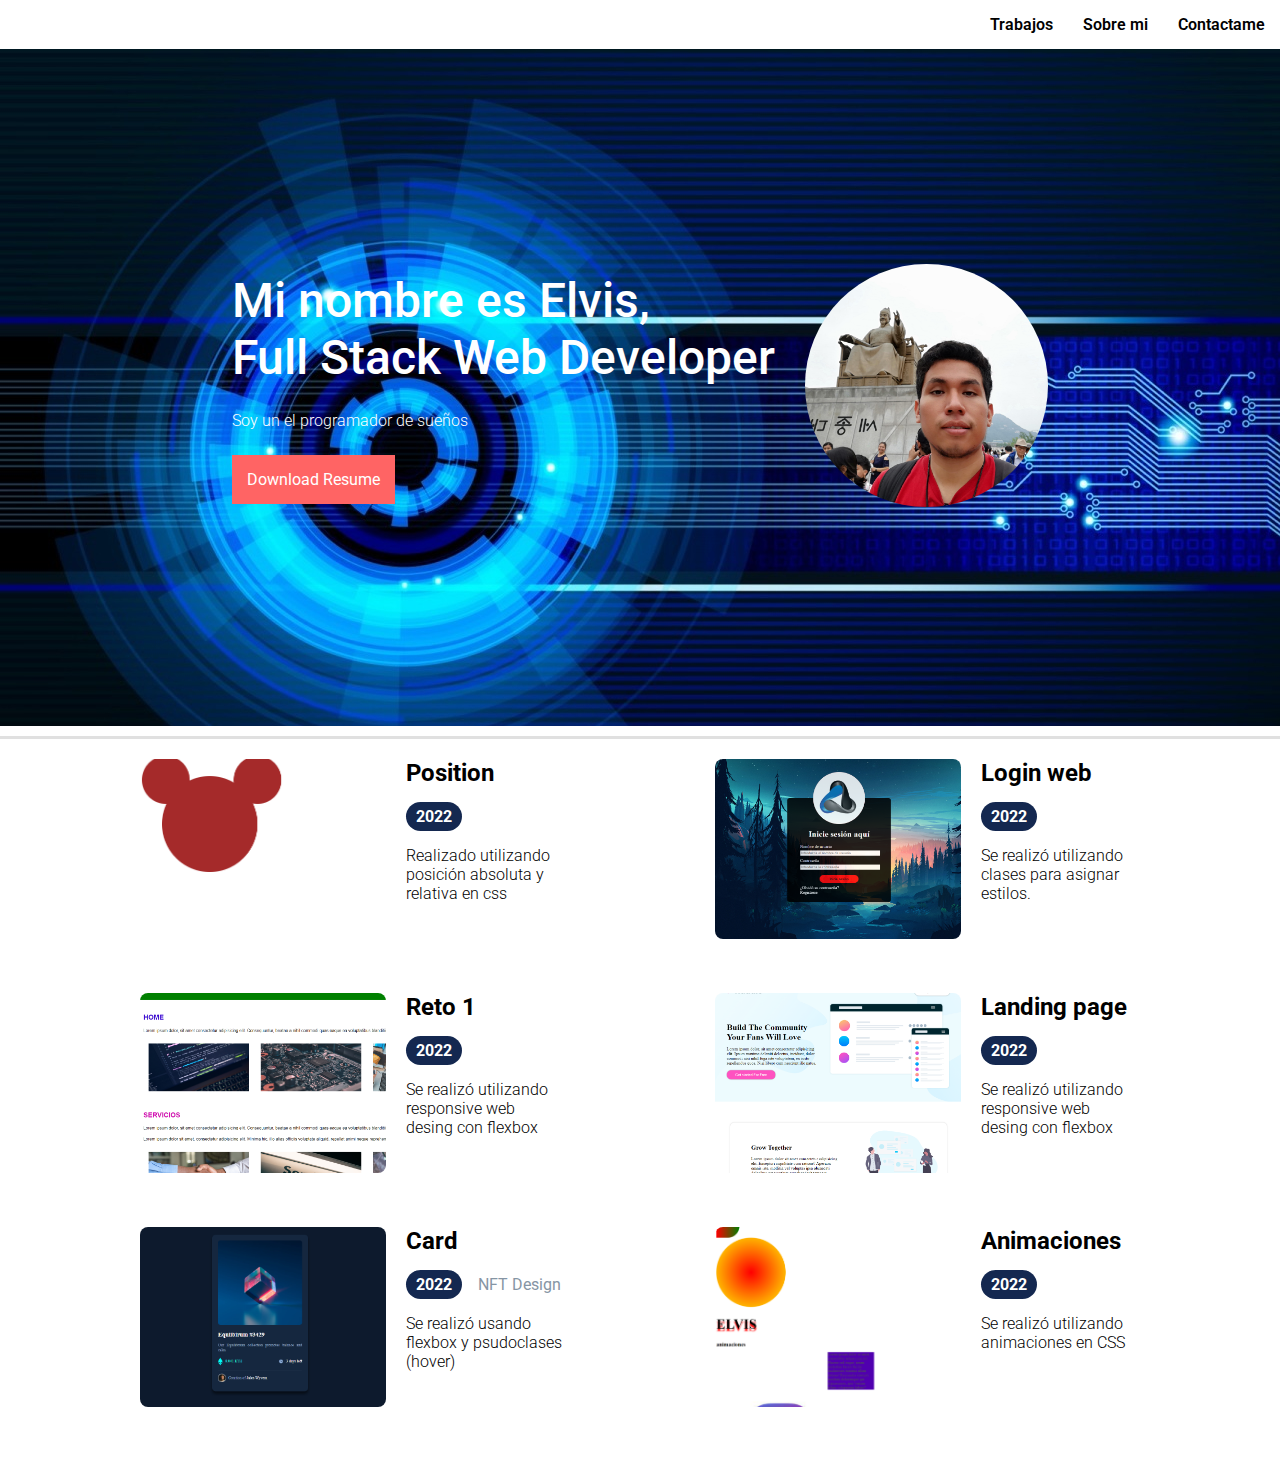
<file: index.html>
<!DOCTYPE html>
<html lang="en">
<head>
    <meta charset="UTF-8">
    <meta http-equiv="X-UA-Compatible" content="IE=edge">
    <meta name="viewport" content="width=device-width, initial-scale=1.0">
    <link rel="stylesheet" href="./styles.css">
    <link rel="preconnect" href="https://fonts.googleapis.com">
    <link rel="preconnect" href="https://fonts.gstatic.com" crossorigin>
    <link href="https://fonts.googleapis.com/css2?family=Montserrat:wght@600&family=Roboto:wght@300&display=swap" rel="stylesheet">
    <title>Document</title>
</head>
<body>
    
    <header class="header">
        <nav class="nav">
            <ul>
                <li>
                    <a href="">Trabajos</a>
                </li>
                <li>
                    <a href="">Sobre mi</a>
                </li>
                <li>
                    <a href="">Contactame</a>
                </li>
            </ul>
        </nav>
    </header>


    <section class="banner">
        <div>
            <h1 class="title">Mi nombre es Elvis,</h1>
            <h1 class="title">Full Stack Web Developer</h1>
            <p class="resume">Soy un el programador de sueños</p>
            <button class="btn-primary">Download Resume</button>
        </div>
        
        <div>
            <img class="img-profile" src="./images/perfil.jpg" alt="" />
        </div>
    </section>
    <hr>
    <section>
        
        <div class="section-works">
            
            <div class="card">
                <div>
                    <a class="link-portafolio" href="./position/oso.html" target="_blank">
                        <img src="./images/position.PNG" alt="" />
                    </a>
                </div>
                <div class="container-detail">
                    <a class="link-portafolio" href="./position/oso.html" target="_blank">
                        <h2>Position</h2>
                    </a>
                    <p>
                        <span class="label-dark">2022</span>
                        <span class="text-light">&nbsp;&nbsp;&nbsp;</span>
                    </p>
                    <p class="resume">
                        Realizado utilizando posición absoluta y relativa en css
                    </p>
                </div>
            </div>
            <div class="card">
                <div>
                    <a class="link-portafolio" href="./login/index.html" target="_blank">
                        <img src="./images/login.PNG" alt="" />
                    </a>
                </div>
                <div class="container-detail">
                    <a class="link-portafolio" href="./login/index.html" target="_blank">
                        <h2>Login web</h2>
                    </a>
                    <p>
                        <span class="label-dark">2022</span>
                        <span class="text-light">&nbsp;&nbsp;&nbsp;</span>
                    </p>
                    <p class="resume">
                        Se realizó utilizando clases para asignar estilos.
                    </p>
                </div>
            </div>
            <div class="card">
                <div>
                    <a class="link-portafolio" href="./figma/index.html" target="_blank">
                        <img src="./images/figma.PNG" alt="" />
                    </a>
                </div>
                <div class="container-detail">
                    <a class="link-portafolio" href="./figma/index.html" target="_blank">
                        <h2>Reto 1</h2>
                    </a>
                    <p>
                        <span class="label-dark">2022</span>
                        <span class="text-light">&nbsp;&nbsp;&nbsp;</span>
                    </p>
                    <p class="resume">
                        Se realizó utilizando responsive web desing con flexbox
                    </p>
                </div>
            </div>

            <div class="card">
                <div>
                    <a class="link-portafolio" href="./landing/index.html" target="_blank">
                        <img src="./images/landing.PNG" alt="" />
                    </a>
                </div>
                <div class="container-detail">
                    <a class="link-portafolio" href="./landing/index.html" target="_blank">
                        <h2>Landing page</h2>
                    </a>
                    <p>
                        <span class="label-dark">2022</span>
                        <span class="text-light">&nbsp;&nbsp;&nbsp;</span>
                    </p>
                    <p class="resume">
                        Se realizó utilizando responsive web desing con flexbox
                    </p>
                </div>
            </div>




            <div class="card">
                <div>
                    <a class="link-portafolio" href="./card/index.html" target="_blank">
                        <img src="./images/card.png" alt="" />
                    </a>
                </div>
                <div class="container-detail">
                    <a class="link-portafolio" href="./card/index.html" target="_blank">
                        <h2>Card</h2>
                    </a>
                    <p>
                        <span class="label-dark">2022</span>
                        <span class="text-light">&nbsp;&nbsp;&nbsp;NFT Design</span>
                    </p>
                    <p class="resume">
                        Se realizó usando flexbox y psudoclases (hover)
                    </p>
                </div>
            </div>
            <div class="card">
                <div>
                    <a class="link-portafolio" href="./animaciones/index.html" target="_blank">
                        <img src="./images/animaciones.PNG" alt="" />
                    </a>
                </div>
                <div class="container-detail">
                    <a class="link-portafolio" href="./animaciones/index.html" target="_blank">
                        <h2>Animaciones</h2>
                    </a>
                    <p>
                        <span class="label-dark">2022</span>
                        <span class="text-light">&nbsp;&nbsp;&nbsp;</span>
                    </p>
                    <p class="resume">
                        Se realizó utilizando animaciones en CSS
                    </p>
                </div>
            </div>
            
        </div>
    </section>
</body>
</html>
</file>
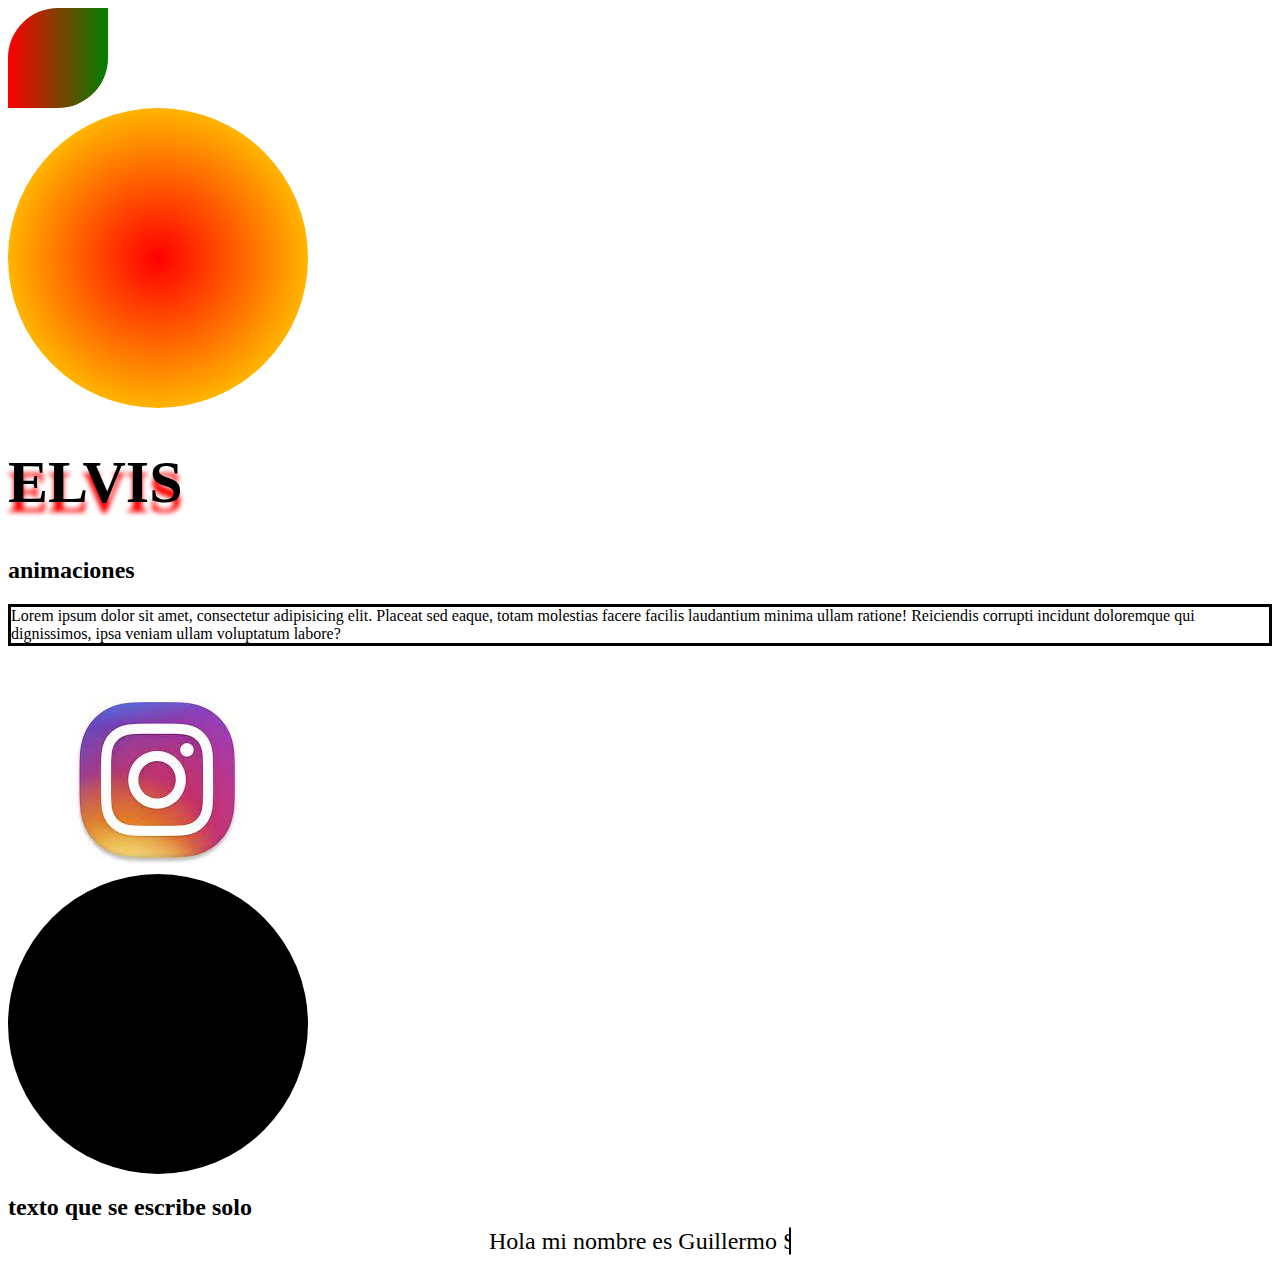
<file: animaciones/index.html>
<!DOCTYPE html>
<html lang="en">
<head>
    <meta charset="UTF-8">
    <meta http-equiv="X-UA-Compatible" content="IE=edge">
    <meta name="viewport" content="width=device-width, initial-scale=1.0">
    <link rel="stylesheet" href="./styles.css">
    <title>Document</title>
</head>
<body>
    <div class="hoja"></div>
    <div class="circular"></div>

    <h1>ELVIS</h1>

    <h2>animaciones</h2>
    <p class="textoanimado">Lorem ipsum dolor sit amet, consectetur adipisicing elit. Placeat sed eaque, totam molestias facere facilis laudantium minima ullam ratione! Reiciendis corrupti incidunt doloremque qui dignissimos, ipsa veniam ullam voluptatum labore?</p>
    <br>
    <br>
    <img class="imagen-animada" src="./logo.jpg" alt="">
    <br>
    
    <div class="ball"></div>


    <h2>texto que se escribe solo</h2>
        <p class="texto-animado-dos lineas"> Hola mi nombre es Guillermo Sifuentes , Estoy aprendiendo codigos raros</p>
</body>
</html>
</file>
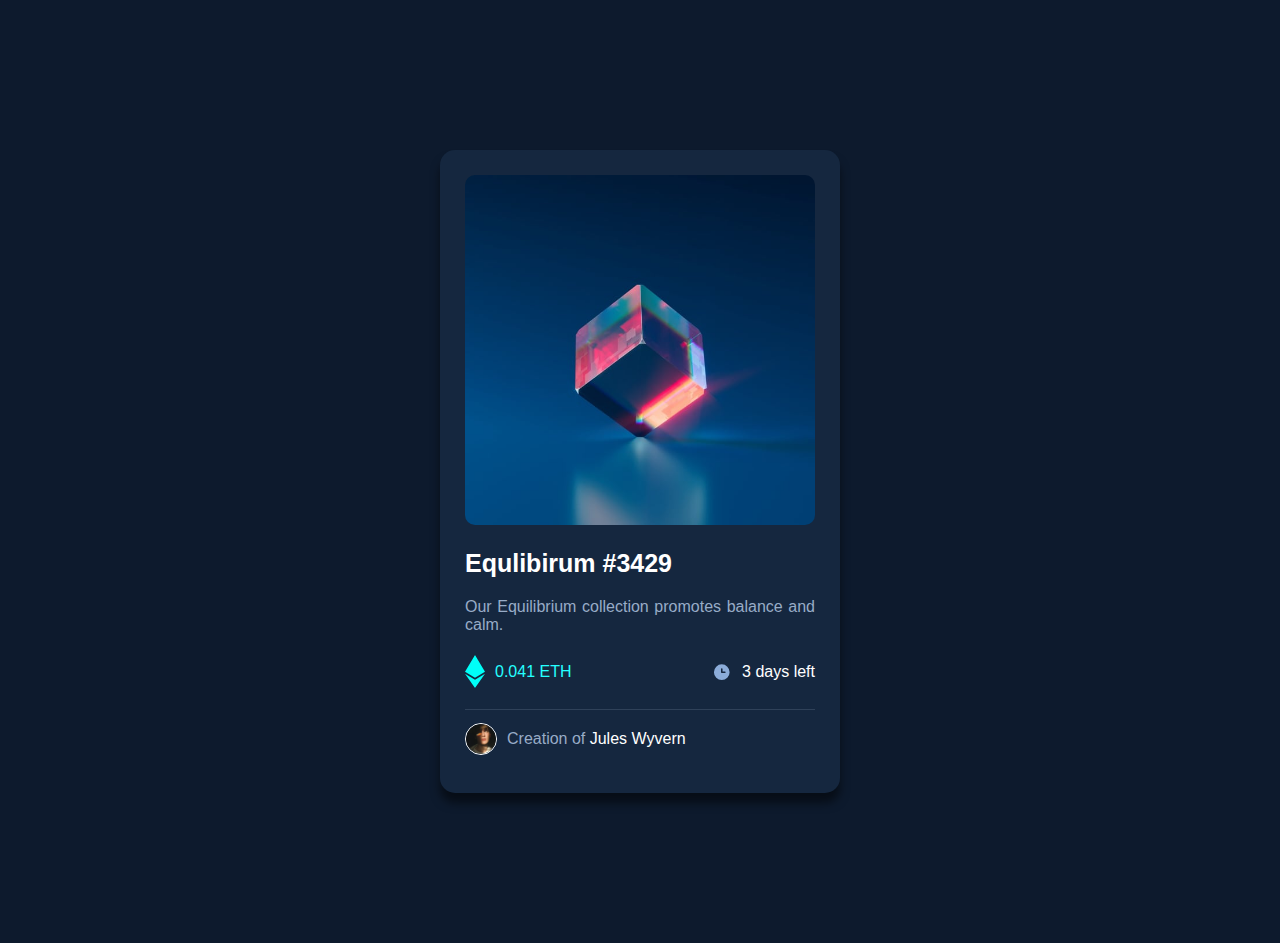
<file: card/index.html>
<!DOCTYPE html>
<html lang="en">
<head>
    <meta charset="UTF-8">
    <meta http-equiv="X-UA-Compatible" content="IE=edge">
    <meta name="viewport" content="width=device-width, initial-scale=1.0">
    <link rel="stylesheet" href="./styles.css">
    <title>Document</title>
</head>
<body>
    <div class="card">
        <figure>
            
            <img src="./images/image-equilibrium.jpg" alt="">
            <div>
                <img id="ojo" src="./images/icon-view.svg" alt="">
            </div>
        </figure>
        <h1>Equlibirum #3429</h1>
        <p>Our Equilibrium collection promotes balance and calm.</p>
        <div class="card1">
            <div>
                <img src="./images/icon-ethereum.svg" alt=""><span style="color: #25FFFF;">0.041 ETH</span>
            </div>
            <div>
                <img src="./images/icon-clock.svg" alt=""><span>3 days left</span>
            </div>
        </div>
        <div class="card2">
        <img src="./images/image-avatar.png" alt=""><p>Creation of <span style="color:white;">Jules Wyvern</span></p>
        </div>
    </div>
</body>
</html>
</file>
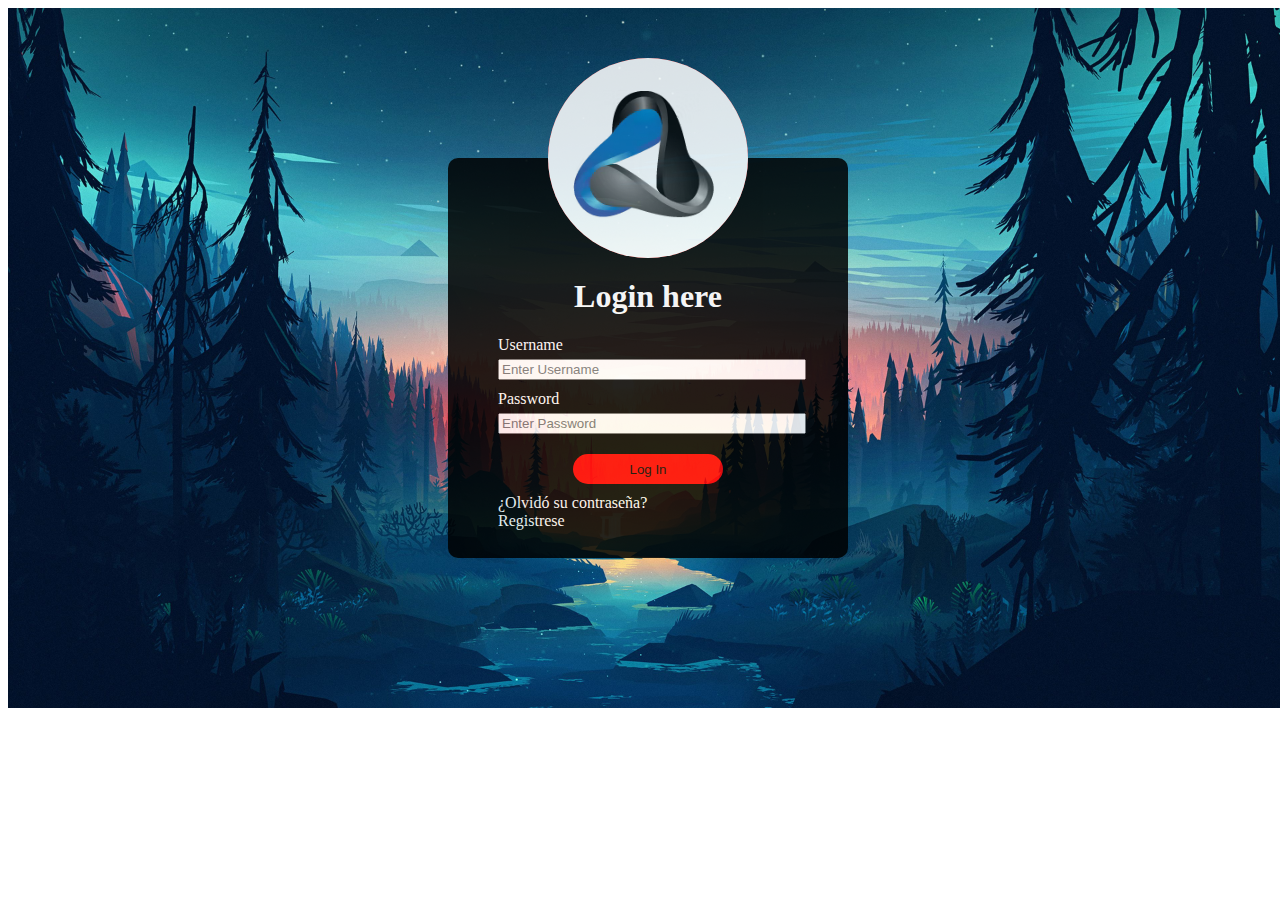
<file: login/index.html>
<!DOCTYPE html>
<html lang="en">
<head>
    <meta charset="UTF-8">
    <meta http-equiv="X-UA-Compatible" content="IE=edge">
    <meta name="viewport" content="width=device-width, initial-scale=1.0">
    <link rel="stylesheet" href="./styles.css">
    <title>Document</title>
</head>
<body>
    <div class="contenedor">
        <div class="formulario">
            <img src="./logo.png" alt="">
            <h1>Login here</h1>
            <form action="">    
                <label for="">Username</label><br>
                <input type="text" placeholder="Enter Username"><br>
                <label for="">Password</label><br>
                <input type="password" placeholder="Enter Password"><br>
                <input class="btn" type="submit" value="Log In">
                
            </form>
            <a href="#">¿Olvidó su contraseña?</a><br>
            <a href="#">Registrese</a>
        </div>
    </div>
</body>
</html>
</file>
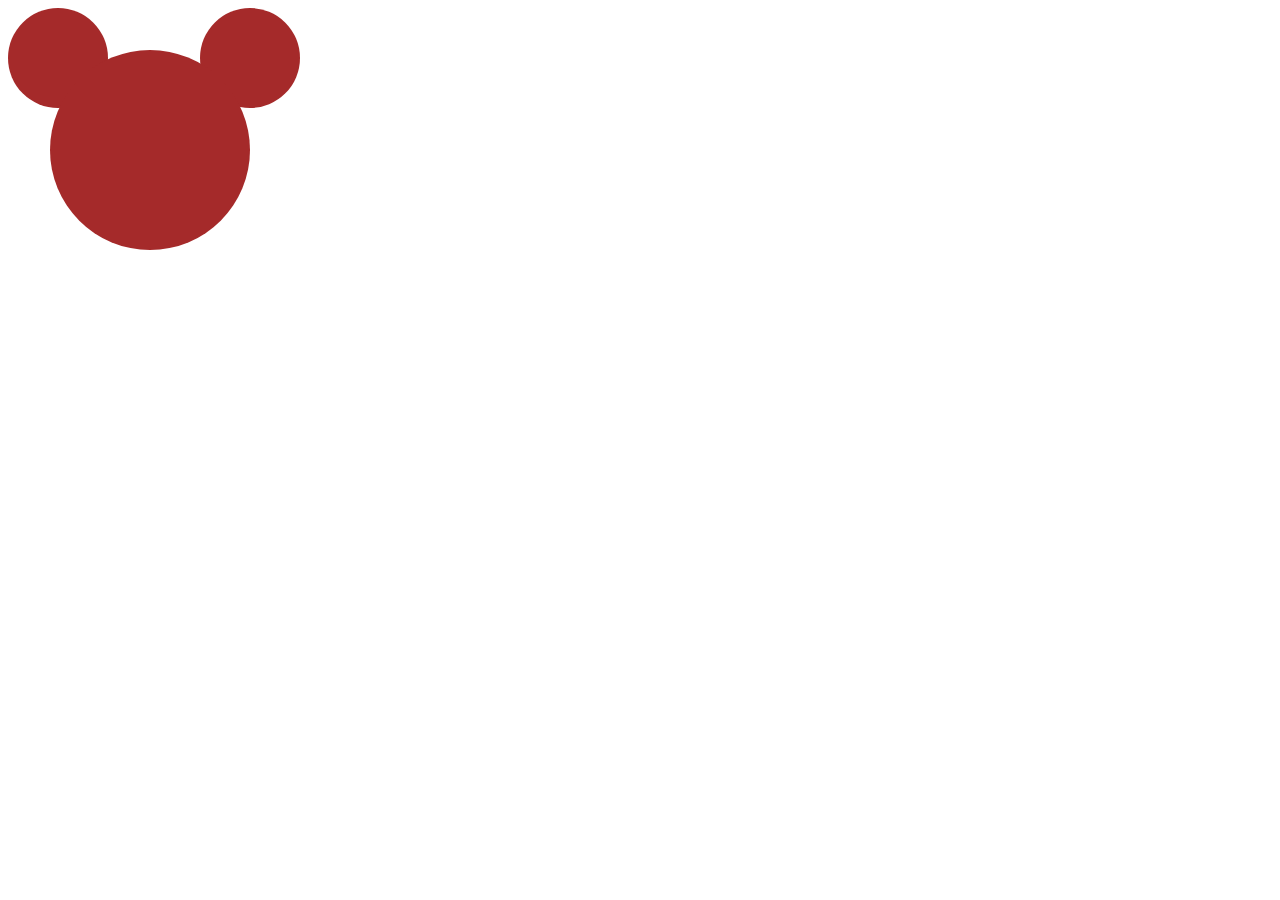
<file: position/oso.html>
<!DOCTYPE html>
<html lang="en">
<head>
    <meta charset="UTF-8">
    <meta http-equiv="X-UA-Compatible" content="IE=edge">
    <meta name="viewport" content="width=device-width, initial-scale=1.0">
    <link rel="stylesheet" href="./styles.css">
    <title>Document</title>
</head>
<body>

    <div class="oreja1"></div>
    <div class="oreja2"></div>
    <div class="cara">
        <div class="ojo1"></div>
        <div class="ojo2"></div>
        <div class="boca"></div>

    </div>
    <div class="cuerpo"></div>
    
</body>
</html>
</file>
<file: styles.css>
* {
    margin: 0;
    padding: 0;
    font-family: 'Roboto', sans-serif;
  }

  body {
    font-family: "Heebo", sans-serif;
    max-width: 1400px;
    margin-left: auto;
    margin-right: auto;
  }

  .header {
    display: flex;
    /* flex-start
      center
      flex-end */
    justify-content: flex-end;
  }

  .nav ul {
    display: flex;
    list-style: none;
  }

  .nav ul > li {
    padding: 15px;
  }

  .nav ul li a {
    text-decoration: none;
    color: #000;
    font-weight: 600;
  }

  .banner{
    height: auto;
    padding-top: 215px;
    padding-bottom: 215px;
    display: flex;
    align-items: center;
    justify-content: center;
    background-image: url(./images/bg-tech.jpg);
    color: white;
  }

  .banner img{
    margin-left: 30px;
  }

  @media only screen and (max-width:600px) {
        
    .banner{
        flex-wrap: wrap;
        margin-left: 20px;
    }



  }

  .title {
    font-size: 3em;
    font-weight: 500;
  }

  .resume {
    width: 45%;
    font-weight: 300;
    margin-top: 25px;
    margin-bottom: 25px;
  }

  .btn-primary {
    background-color: #ff6464;
    color: #fff;
    border: none;
    padding: 15px;
    text-transform: capitalize;
    font-size: 16px;
    cursor: pointer;
  }

  .img-profile {
    width: 243px;
    height: 243px;
    border-radius: 50%;
  }

  .section-works {
    max-width: 1000px;
    margin: auto;
    display: flex;
    flex-wrap: wrap;
    justify-content: space-between;
    
  }

  .card {
    display: flex;
    width: 425px;
    padding-bottom: 50px;
  }

  .card div img {
    width: 246px;
    height: 180px;
    object-fit: cover;
    border-radius: 8px;
  }

  .text-works {
    font-size: 1em;
    margin-bottom: 30px;
    font-weight: 300;
  }

  .container-detail {
    margin-left: 20px;
  }

  .container-detail p {
    margin-top: 20px;
    width: 100% !important;
  }

  .label-dark {
    background-color: #142850;
    color: #fff;
    border-radius: 16px;
    padding: 5px 10px;
    font-weight: bold;
  }

  .text-light {
    color: #8695a4;
  }

  hr {
    height: 0.5px;
    background-color: #e0e0e0;
    border: 0.5px solid #e0e0e0;
    margin-top: 10px;
    margin-bottom: 20px;
  }

  .link-portafolio {
    color: #000;
    text-decoration: none;
    transition: 0.3s;
  }

  .link-portafolio:hover {
    color: #ff6464;
    text-decoration: underline;
  }
</file>
<file: animaciones/styles.css>
.hoja{
    width: 100px;
    height: 100px;
    border-top-left-radius: 50%;
    border-bottom-right-radius: 50%;
    background: linear-gradient( to left, green, red)
}

.circular{
    width: 300px;
    height: 300px;
    border-radius: 50%;
    background: radial-gradient(red, yellow);
}
h1{
    font-size: 60PX;
    text-shadow: 0px 10px 5px red;
}

.textoanimado{
    animation-name: texto-volador;
    animation-duration: 10s;
    animation-iteration-count: infinite;
    border: solid;
}
@keyframes texto-volador{
    from{
        margin-left: 100%;
        width: 200px;
        background-color: blue;
        border:none;
    }
    to{
        margin-left: -100%;
        background-color: red;
        color: white;
        border: none;
    }

}

.imagen-animada{
    animation-name: imagen-resize;
    animation-duration: 20s;
    animation-iteration-count: infinite;
}

@keyframes imagen-resize{
    from{
        width: 100px;
        height: auto;
    }

    to{
        width: 600px;
        height: auto;
    }
}

.ball{
    background-color: black;
    width: 300px;
    height: 300px;
    border-radius: 50%;
    animation-name: bola;
    animation-duration: 1s;
    animation-iteration-count: infinite;
}

@keyframes bola{
    from{
        transform: translateY(0px);
    }
    to{
        transform: translateY(-150px);
    }
}

.lineas {
    text-align: center;
    width: 300px;
    margin: auto;
    font-size: 24px;
    white-space: nowrap;
    border-right: 2px solid black;
    transform: translateY(-50%);
    overflow: hidden;
}

.texto-animado-dos {
    animation: texto-animado-dos 5s steps(180) 1s normal both, cursor 0.5s steps(50) infinite normal;
    animation-duration: infinite;
}

@keyframes texto-animado-dos {
    from {
        width: 0;
    }

    to {
        width: 800px;
    }
}

@keyframes cursor {
    from {
        border-right-color: red;
    }

    to {
        border-right-color: transparent;
    }


}
</file>
<file: card/styles.css>
*{
    margin: 0;
    padding: 0;
    font-family: 'Roboto', sans-serif;
}

body {
    background-color: #0D1A2D;
}

.card{
    background-color: #15273F;
    width: 350px;
    height: auto;
    margin-left: auto;
    margin-right: auto;
    margin-top: 150px;
    margin-bottom: 150px;
    padding: 25px;
    border-radius: 15px;
    color:white;
    box-shadow: 0px 10px 10px rgba(0,0,0,0.5);
    position: relative;
}
.card h1{
    margin: 20px 0 20px 0;
    font-size: 25px;
}
.card p{
    margin-bottom: 20px;
    color: #98ACC7;
    text-align: justify;
}

.card img{
    width: 100%;
    height: auto;
    border-radius: 10px;
    
}
.card figure div{
    background-color: rgba(37,255,255,0.4);
    width: 350px;
    height: 350px;
    position: absolute;
    top: 25px;
    border-radius: 10px;
    opacity: 0%;
    display: flex;
    justify-content: center;
    align-items: center;
}
.card figure div:hover{
    opacity: 100%;
}

#ojo{
    width: 50px;
}

.card figure{
    width: 100%;
    margin-left: auto;
    margin-right: auto;
}
.card1{
    display: flex;
    justify-content: space-between;
    align-items:center
}

.card1 div{
    display: flex;
    flex-direction: row;
    justify-content: start;
    align-items: center;
    width: 110px;
    height: 35px;
    margin-bottom: 20px;
}

.card1 div+div{
    display: flex;
    justify-content: end;
    align-items: center;
    width: 110px;
    margin-bottom: 20px;
}
.card1 img{
    width: 20px;
    margin-right: 10px;
}

.card2{
    border-top: 1px solid #2F4159;
}

.card1 div{
    display: flex;
}

.card2 img {
    width: 30px;
    height: 30px;
    border-radius: 50%;
    margin-right: 10px;
    border: 1px solid white;
}

.card2{
    display: flex;
    justify-content: start;
    align-items: center;
}

.card2 p{
    margin-top: 20px;
}
</file>
<file: login/styles.css>
.contenedor{
        width: 100%;
        background-image: url(./wallpaper.jpg);
        background-size: cover;
        position: absolute;
}

.formulario { 
        width: 400px;
        height: 400px; 
        background-color: black; 
        opacity: 85%;
        color: white;
        border-radius: 10px;
        margin: 150px auto 150px auto;
        position: relative;
        }


.formulario form{   
        padding: 0px 50px 0px 50px;

        }





.formulario form input {
        width: 300px;
        margin: 5px 0px 10px 0px;
                }

.formulario h1 {
        padding-top: 120px;
        text-align: center;
}

.formulario img {   position: absolute;
        margin: 0;
        left: 100px;
        top: -100px;
        width: 200px;
        height: 200px; 
        background-color: red;
        border-radius: 50%;
}

.formulario .btn {
        background-color: red;
        border: none;
        width: 150px;
        height: 30px;
        display: box;
        margin-left: 75px;
        margin-top: 10px;
        margin-bottom: 10px;
        border-radius: 15px;
        cursor: pointer;
}

.formulario  a {
        text-decoration: none;
        color: white;
        margin: 15px auto 10px 50px;
        }
</file>
<file: position/styles.css>
.oreja1, .oreja2 {  background-color: brown; 
                    width: 100px; 
                    height: 100px; 
                    border-radius: 50%; 
                    position: absolute;

                }

.oreja2 {

    left: 200px;
}
.cara { background-color: brown; 
        width: 200px; 
        height: 200px; 
        border-radius: 50%;
        position: absolute;

        left: 50px;
        top: 50px;
    }
</file>
